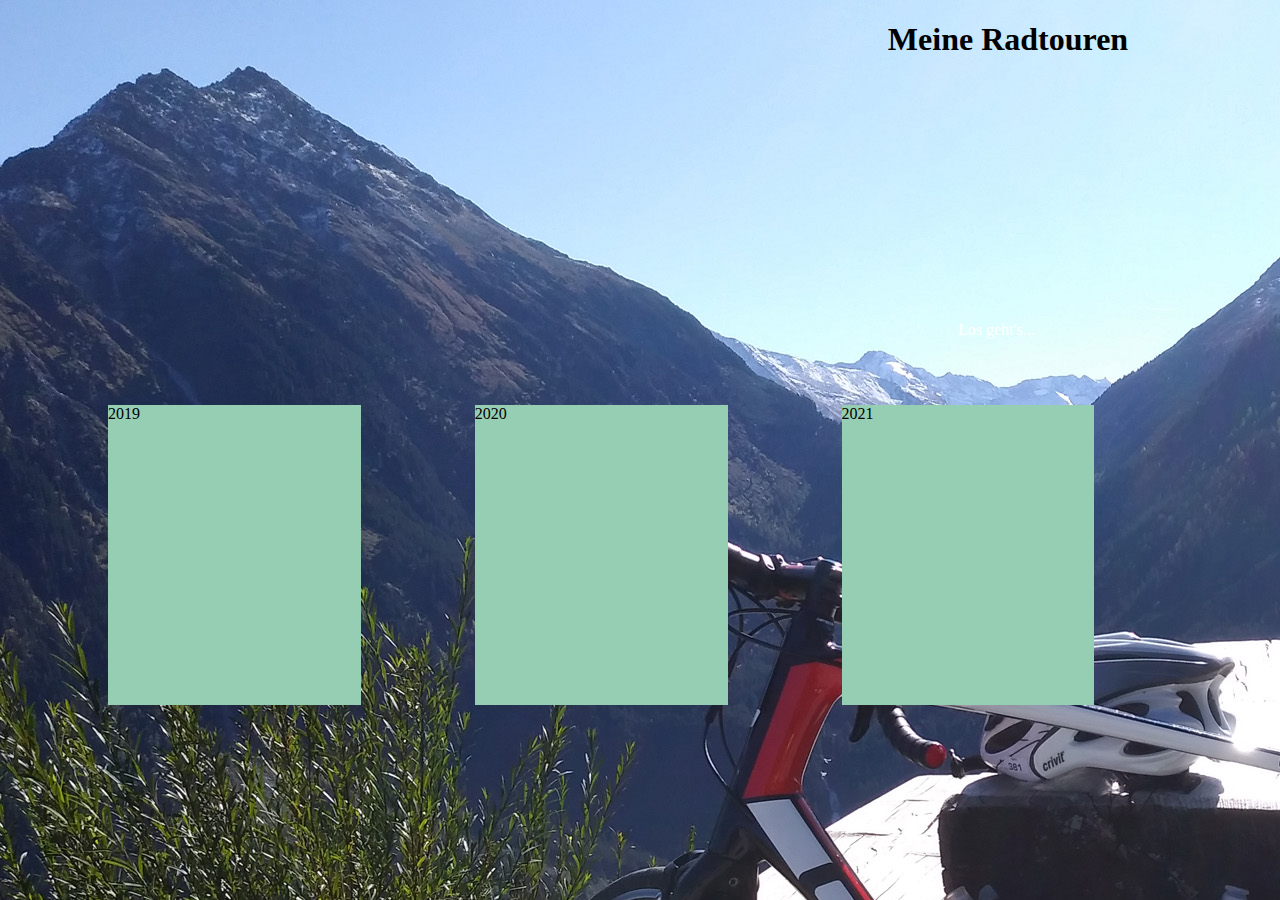
<file: index.html>
<!DOCTYPE html>
<html lang="de">

	<head>
		<meta charset="utf-8">
		<title>Radtouren</title>
		<link rel="stylesheet" type="text/css" href="./css/farben.css">
		<style>
			body {
				background-image: url("banner.jpg");
				background-repeat: no-repeat;
			}
		</style>
	</head>

	<body>
		<div>
			<h1 id="titel" align="center">Meine Radtouren</h1>
		</div>
		<p class="titeltext">
			Los geht's...
		</p>
		<div class="year">
			2019
		</div>
		<div class="year">
			2020
		</div>
		<div class="year">
			2021
		</div>

	</body>

</html>
</file>
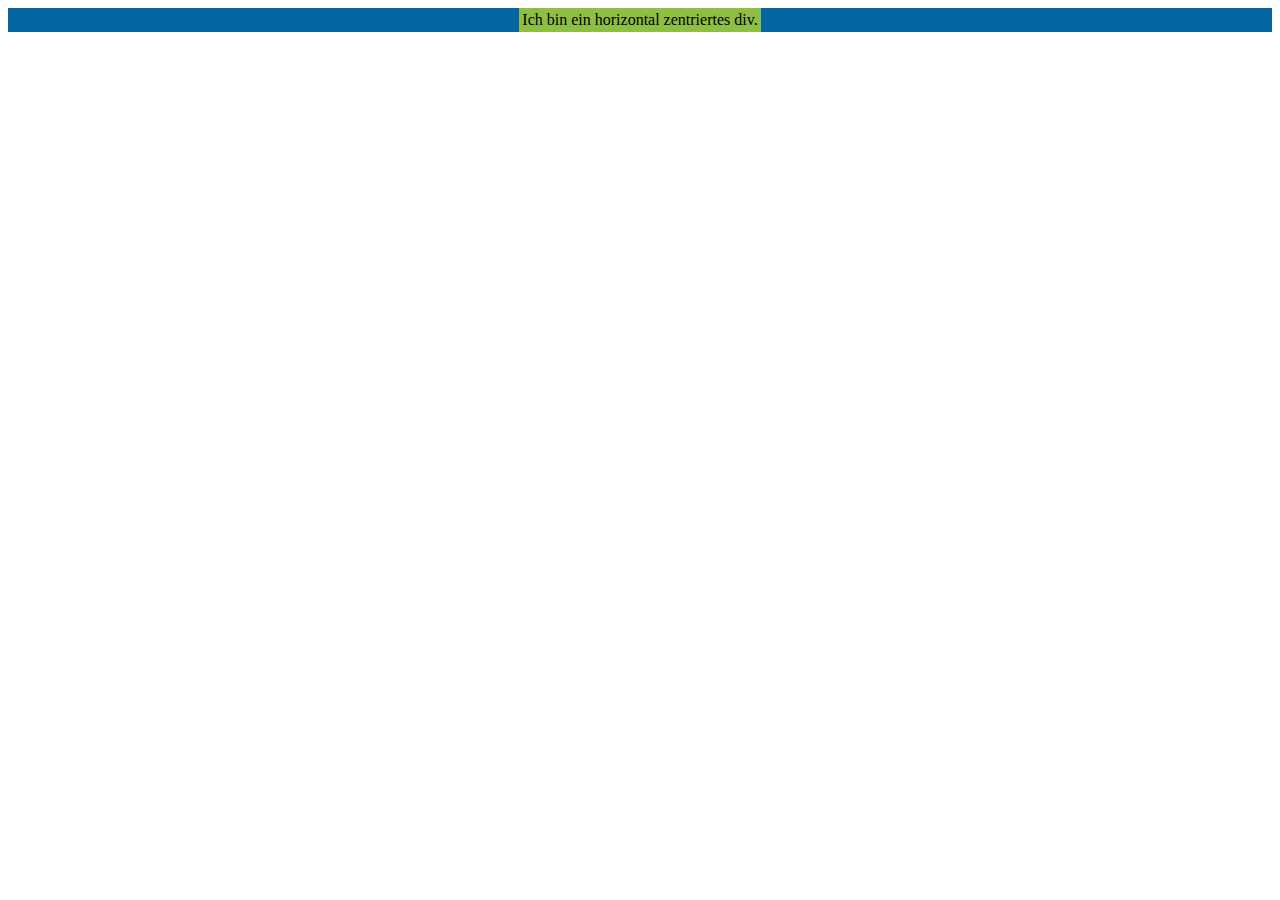
<file: anno2020.html>
<!DOCTYPE html>
<html>
  <head>
    <style>
      #outer-div {
      width: 100%;
      text-align: center;
      background-color: #0666a3
      }
      #inner-div {
      display: inline-block;
      margin: 0 auto;
      padding: 3px;
      background-color: #8ebf42
      }
    </style>
  </head>
  <body>
    <div id ="outer-div" width="100%">
    <div id ="inner-div"> Ich bin ein horizontal zentriertes div.</div>
    <div>
  </body>
</html>
</file>
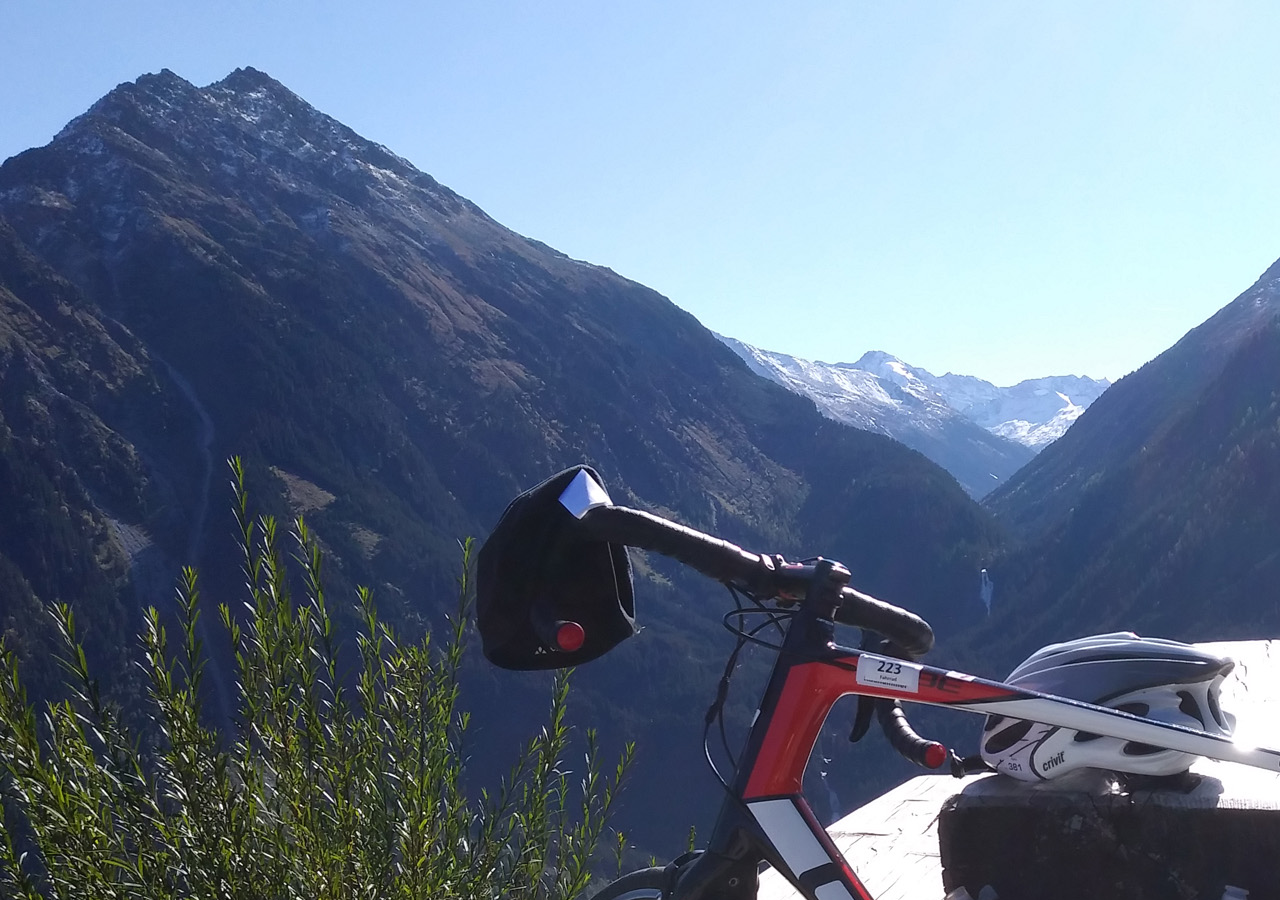
<file: index_trial.html>
<!DOCTYPE html>
  <html>
   <head>
        <title>Der Titel des Dokuments</title>
        <style>
        body {
            background-image: url("banner.jpg");
            background-repeat: no-repeat;}
        </style>
   </head>
  <body>
  </body>
  </html>
</file>
<file: css/farben.css>
body {
  background-color: #FFEEAD;
}

#Titel {
  margin-top: 200px;
  color: black;
}

div {
  width: 2000px;
  height: 50px;
}

.titelbild {
  width: 500px;
  height: 480px;
  border: black 3px solid;
  color: white;
  padding-top: 200px;
  padding-left: 400px
}

.titeltext {
  margin-left: 950px;
  margin-top: 250px;
  color: white;
}

.year {
  width: 20%;
  height: 300px;
  margin-left: 100px;
  margin-top: 50px;
  margin-right: 10px;
  background-color: #96CEB4;
  display: inline-block;
}
</file>
